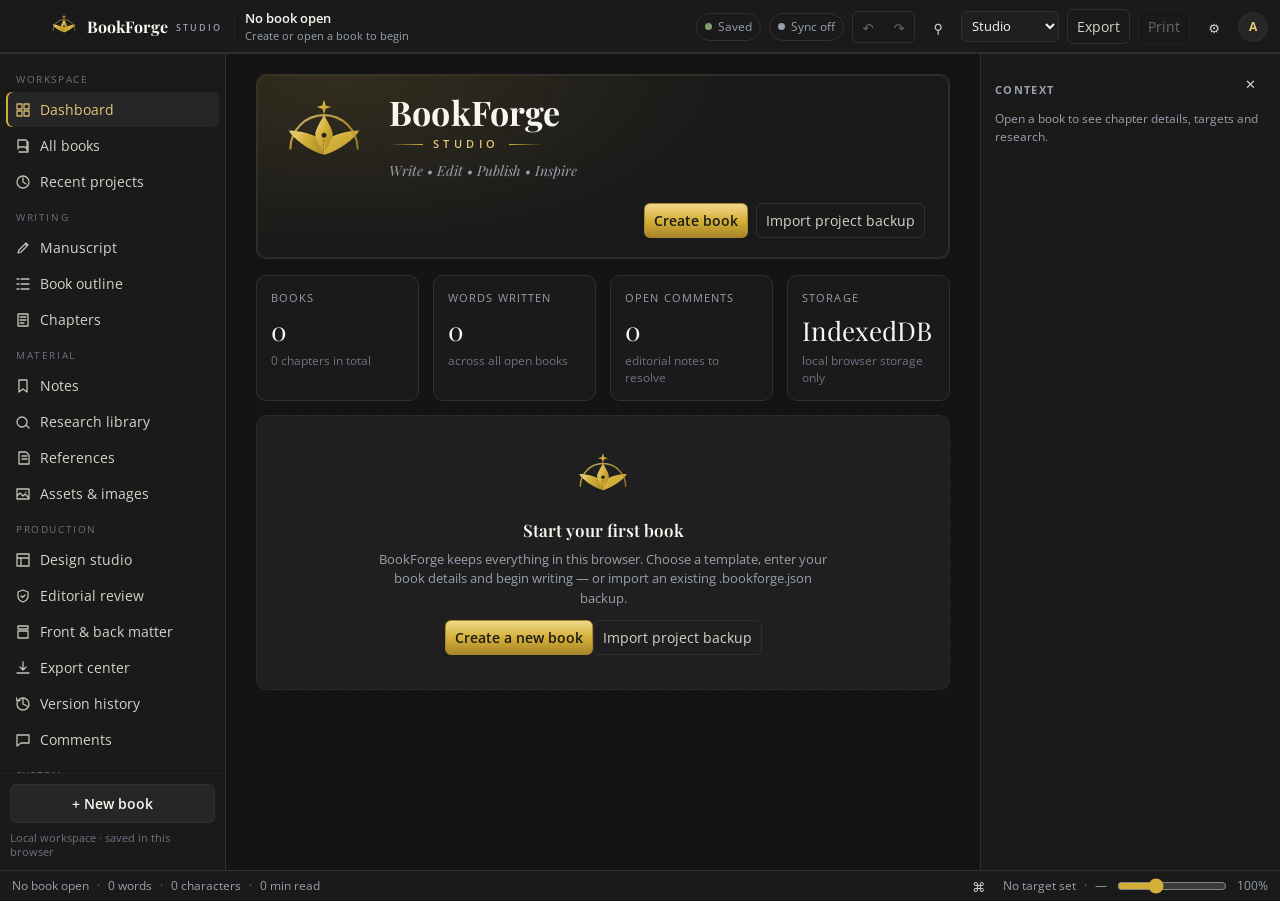
<file: index.html>
<!DOCTYPE html>
<html lang="en" data-theme="dark">
<head>
<meta charset="UTF-8">
<meta name="viewport" content="width=device-width, initial-scale=1, viewport-fit=cover">
<meta name="theme-color" content="#1a1a1a">
<meta name="apple-mobile-web-app-capable" content="yes">
<meta name="mobile-web-app-capable" content="yes">
<meta name="apple-mobile-web-app-status-bar-style" content="black-translucent">
<meta name="description" content="BookForge Studio — a local-first professional book writing and publishing workspace.">
<!-- @icon:start — generated by build-icon.mjs -->
<link rel="icon" type="image/svg+xml" href="[data-uri]">
<link rel="apple-touch-icon" href="[data-uri]">
<!-- @icon:end -->
<title>BookForge Studio</title>
<link rel="stylesheet" href="css/styles.css?v=20261124a">
<noscript>
  <div class="boot-error"><b>JavaScript is disabled.</b> BookForge Studio requires JavaScript. Enable it for this page and reload.</div>
</noscript>
</head>
<body>
<a class="skip-link" href="#view">Skip to manuscript</a>

<!-- Brand mark: open book, fountain-pen nib, star. Referenced by <use href="#bf-mark">. -->
<svg class="bf-sprite" width="0" height="0" aria-hidden="true" focusable="false">
  <defs>
    <linearGradient id="bf-gold" x1="0" y1="0" x2="1" y2="1">
      <stop offset="0" stop-color="#f0d98a"/>
      <stop offset=".45" stop-color="#d4af37"/>
      <stop offset="1" stop-color="#a8862a"/>
    </linearGradient>
  </defs>
  <symbol id="bf-mark" viewBox="0 0 64 64">
    <g fill="url(#bf-gold)">
      <path d="M32 3.5 L33.27 7.73 L37.5 9 L33.27 10.27 L32 14.5 L30.73 10.27 L26.5 9 L30.73 7.73 Z"/>
      <path d="M32 34 C24.5 29.5 14.5 26.5 5.5 26.5 C13 32.5 22.5 37 32 37.4 Z"/>
      <path d="M32 37.4 C22.5 33.4 13 29.3 5.9 27.2 C13.5 34.5 23 39.5 32 40.7 Z"/>
      <path d="M32 40.7 C23 37 13.5 31.8 6.6 28.2 C14.2 36.5 23.6 42 32 44.5 Z"/>
      <path d="M32 34 C39.5 29.5 49.5 26.5 58.5 26.5 C51 32.5 41.5 37 32 37.4 Z"/>
      <path d="M32 37.4 C41.5 33.4 51 29.3 58.1 27.2 C50.5 34.5 41 39.5 32 40.7 Z"/>
      <path d="M32 40.7 C41 37 50.5 31.8 57.4 28.2 C49.8 36.5 40.4 42 32 44.5 Z"/>
    </g>
    <path fill-rule="evenodd" fill="url(#bf-gold)"
          d="M32 15 C34.5 19 38.5 26 38.5 29 C38.5 33 34 39 32 44 C30 39 25.5 33 25.5 29 C25.5 26 29.5 19 32 15 Z
             M31.25 33.5 H32.75 V43 H31.25 Z
             M32 28.1 a1.9 1.9 0 1 0 0.01 0 Z"/>
    <path d="M7 40 A25 25 0 0 1 57 40" fill="none" stroke="url(#bf-gold)" stroke-width="1.6" stroke-linecap="round" opacity=".8"/>
  </symbol>
</svg>

<div id="app">
  <header class="topbar">
    <div class="topbar-left">
      <button class="icon-btn" id="btnSidebar" title="Toggle sidebar" aria-label="Toggle sidebar" aria-expanded="true">
        <span class="bars" aria-hidden="true"></span>
      </button>
      <div class="brand" aria-label="BookForge Studio">
        <svg class="brand-svg" aria-hidden="true"><use href="#bf-mark"/></svg>
        <span class="brand-word">BookForge <em>Studio</em></span>
      </div>
      <div class="book-id">
        <span class="book-id-title" id="topBookTitle">No book open</span>
        <span class="book-id-sub" id="topBookSub">Local-first workspace</span>
      </div>
    </div>

    <div class="topbar-right">
      <span class="save-status" id="saveStatus" role="status" aria-live="polite" data-state="saved">
        <span class="save-dot" aria-hidden="true"></span><span id="saveText">Saved</span>
      </span>

      <button class="save-status sync-status" id="syncStatus" type="button" title="Cloud sync is off — click to connect" aria-label="Cloud sync" data-state="off">
        <span class="sync-dot" aria-hidden="true"></span><span id="syncText">Sync off</span>
      </button>

      <div class="tool-cluster" role="group" aria-label="History">
        <button class="icon-btn" id="btnUndo" title="Undo (Ctrl+Z)" aria-label="Undo">&#8630;</button>
        <button class="icon-btn" id="btnRedo" title="Redo (Ctrl+Y)" aria-label="Redo">&#8631;</button>
      </div>

      <button class="icon-btn" id="btnSearch" title="Search manuscript (Ctrl+F)" aria-label="Search manuscript">&#9906;</button>

      <label class="sr-only" for="modeSelect">Writing mode</label>
      <select id="modeSelect" class="mode-select" title="Writing mode">
        <option value="studio">Studio</option>
        <option value="focus">Focus</option>
        <option value="typewriter">Typewriter</option>
        <option value="reading">Reading</option>
      </select>

      <div class="menu-wrap">
        <button class="btn ghost" id="btnExportMenu" aria-haspopup="menu" aria-expanded="false">Export</button>
        <div class="menu" id="exportMenu" role="menu" hidden>
          <button role="menuitem" data-export="docx">Word document (.docx)</button>
          <button role="menuitem" data-export="epub">EPUB 3 (.epub)</button>
          <button role="menuitem" data-export="pdf">PDF (print dialog)</button>
          <button role="menuitem" data-export="html">Web book (.html)</button>
          <button role="menuitem" data-export="md">Markdown (.md)</button>
          <button role="menuitem" data-export="txt">Plain text (.txt)</button>
          <button role="menuitem" data-export="json">Project backup (.json)</button>
          <hr>
          <button role="menuitem" data-export="preflight">Run preflight report</button>
        </div>
      </div>

      <button class="btn ghost" id="btnPrint" title="Print / Print to PDF">Print</button>
      <button class="icon-btn" id="btnSettings" title="Settings" aria-label="Settings">&#9881;</button>
      <button class="avatar-btn" id="btnProfile" title="Author profile" aria-label="Author profile"><span id="avatarLetter">A</span></button>
      <button class="icon-btn mobile-only" id="btnMobileMore" title="More" aria-label="More options" aria-haspopup="menu" aria-expanded="false">&#8943;</button>
    </div>
  </header>

  <div class="workspace" id="workspace">
    <div class="nav-backdrop" id="navBackdrop" hidden></div>
    <aside class="sidebar" id="sidebar" aria-label="Primary navigation">
      <nav id="nav" class="nav"></nav>
      <div class="sidebar-foot">
        <button class="new-book-btn" id="btnNewBookSide"><span aria-hidden="true">+</span> New book</button>
        <p class="local-note">Local workspace · saved in this browser</p>
      </div>
    </aside>

    <main id="main" class="main" tabindex="-1">
      <section id="view" aria-label="Workspace content"></section>
    </main>

    <aside class="context-panel" id="context" aria-label="Context panel"></aside>
  </div>

  <footer class="statusbar">
    <div class="status-left">
      <span id="stChapter">No chapter</span>
      <span class="sep" aria-hidden="true">·</span>
      <span id="stWords">0 words</span>
      <span class="sep" aria-hidden="true">·</span>
      <span id="stChars">0 characters</span>
      <span class="sep" aria-hidden="true">·</span>
      <span id="stRead">0 min read</span>
    </div>
    <div class="status-right">
      <span id="stTarget">Target 0 words</span>
      <span class="sep" aria-hidden="true">·</span>
      <span id="stPage">—</span>
      <label class="sr-only" for="zoomRange">Zoom</label>
      <input id="zoomRange" class="zoom" type="range" min="80" max="140" step="5" value="100" title="Zoom">
      <span id="stZoom">100%</span>
    </div>
  </footer>
</div>

<div id="toast" class="toast" role="status" aria-live="polite"></div>
<div id="overlay" class="overlay" hidden></div>
<div id="print-root" class="print-root" aria-hidden="true"></div>
<div id="measure" class="measure" aria-hidden="true"></div>

<script src="js/util.js?v=20261124a"></script>
<script src="js/zip.js?v=20261124a"></script>
<script src="js/model.js?v=20261124a"></script>
<script src="js/storage.js?v=20261124a"></script>
<script src="js/editor.js?v=20261124a"></script>
<script src="js/layout.js?v=20261124a"></script>
<script src="js/export.js?v=20261124a"></script>
<script src="js/image-editor.js?v=20261124a"></script>
<script src="js/text-tools.js?v=20261124a"></script>
<script src="js/sync.js?v=20261112a"></script>
<script src="js/mobile.js?v=20261113a"></script>
<script src="js/views.js?v=20261124a"></script>
<script src="js/app.js?v=20261124a"></script>
<script>
(function () {
  function showBootError(detail) {
    var box = document.getElementById("bfBootError");
    if (!box) {
      box = document.createElement("div");
      box.id = "bfBootError";
      box.className = "boot-error";
      document.body.appendChild(box);
    }
    box.innerHTML = "<b>BookForge Studio could not start.</b><br>" +
      "The interface loaded, but the application scripts did not initialise." +
      (detail ? "<br><code>" + String(detail).replace(/[<>&]/g, "") + "</code>" : "") +
      "<br>Hard-refresh this page with <kbd>Ctrl</kbd>+<kbd>Shift</kbd>+<kbd>R</kbd> (or reopen the file). " +
      "If it still fails, press <kbd>F12</kbd>, open Console and report the first red error.";
  }
  window.addEventListener("error", function (e) {
    if (window.BF && window.BF.app) return;
    var target = e.target;
    if (target && target.tagName === "SCRIPT") showBootError("Failed to load " + (target.src || "a script"));
    else if (e.message) showBootError(e.message);
  }, true);
  setTimeout(function () {
    if (!window.BF || !window.BF.app || !document.querySelector("#nav button")) {
      showBootError(window.BF ? "" : "The scripts did not run. A browser extension or security policy may be blocking local JavaScript.");
    }
  }, 5000);
})();
</script>
</body>
</html>
</file>
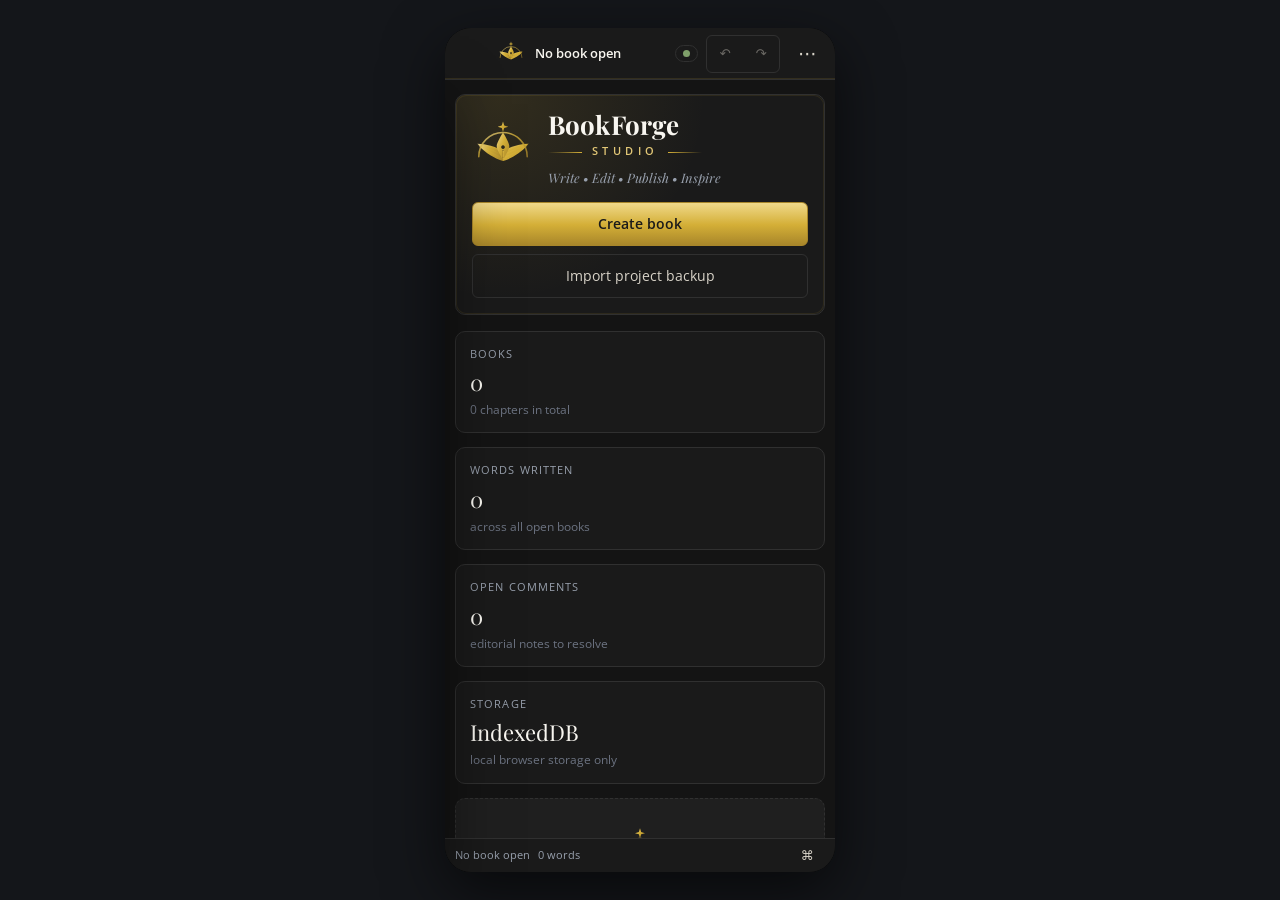
<file: tests/mobile-preview.html>
<!doctype html>
<html lang="en">
<head>
<meta charset="utf-8">
<title>BookForge phone preview harness</title>
<style>
  html, body { margin: 0; height: 100%; background: #14161a; }
  body { display: flex; align-items: center; justify-content: center; gap: 24px; }
  .device { position: relative; border-radius: 26px; overflow: hidden; box-shadow: 0 20px 60px rgba(0,0,0,.6); background: #000; }
  iframe { display: block; border: 0; background: #000; }
  .label { position: absolute; top: 8px; left: 12px; color: #fff; font: 11px ui-monospace, monospace; opacity: .55; pointer-events: none; }
</style>
</head>
<body>
<div class="device" id="device">
  <iframe id="phone" title="BookForge phone preview"></iframe>
</div>
<script>
  var q = new URLSearchParams(location.search);
  var w = Number(q.get("w")) || 390;
  var h = Number(q.get("h")) || 844;
  var frame = document.getElementById("phone");
  frame.style.width = w + "px";
  frame.style.height = h + "px";
  document.getElementById("device").style.width = w + "px";
  document.getElementById("device").style.height = h + "px";
  frame.src = "/index.html?preview=" + w;
</script>
</body>
</html>
</file>
<file: css/styles.css>
/* ==========================================================================
   BookForge Studio — interface stylesheet
   Local-first book writing workspace. No external dependencies.
   ========================================================================== */

/* @fonts:start — generated by build-fonts.mjs, do not edit by hand */
@font-face{font-family:"Open Sans";font-style:normal;font-weight:300 800;font-display:swap;src:url([data-uri]) format("woff2");unicode-range:U+0000-00FF, U+0131, U+0152-0153, U+02BB-02BC, U+02C6, U+02DA, U+02DC, U+0304, U+0308, U+0329, U+2000-206F, U+20AC, U+2122, U+2191, U+2193, U+2212, U+2215, U+FEFF, U+FFFD}
@font-face{font-family:"Playfair Display";font-style:italic;font-weight:400 900;font-display:swap;src:url([data-uri]) format("woff2");unicode-range:U+0000-00FF, U+0131, U+0152-0153, U+02BB-02BC, U+02C6, U+02DA, U+02DC, U+0304, U+0308, U+0329, U+2000-206F, U+20AC, U+2122, U+2191, U+2193, U+2212, U+2215, U+FEFF, U+FFFD}
@font-face{font-family:"Playfair Display";font-style:normal;font-weight:400 900;font-display:swap;src:url([data-uri]) format("woff2");unicode-range:U+0000-00FF, U+0131, U+0152-0153, U+02BB-02BC, U+02C6, U+02DA, U+02DC, U+0304, U+0308, U+0329, U+2000-206F, U+20AC, U+2122, U+2191, U+2193, U+2212, U+2215, U+FEFF, U+FFFD}
/* @fonts:end */

:root {
  /* Brand kit: Playfair Display headings, Open Sans text. */
  --font-ui: "Open Sans", "Segoe UI", system-ui, -apple-system, Roboto, Arial, sans-serif;
  --font-serif: "Playfair Display", "Iowan Old Style", "Palatino Linotype", Georgia, serif;
  --font-mono: "Cascadia Mono", Consolas, "SF Mono", Menlo, monospace;
  /* Brand colours, constant across themes. */
  --gold: #d4af37;
  --gold-light: #f0d98a;
  --gold-deep: #a8862a;
  --ivory: #f8f6f0;
  --charcoal: #1a1a1a;
  --slate: #6b7280;
  --gold-sheen: linear-gradient(145deg, var(--gold-light) 0%, var(--gold) 42%, var(--gold-deep) 100%);
  --radius: 6px;
  --radius-lg: 10px;
  --topbar-h: 54px;
  --status-h: 30px;
  --sidebar-w: 226px;
  --sidebar-w-collapsed: 60px;
  --context-w: 300px;
  --focus-ring: 0 0 0 2px var(--bg), 0 0 0 4px var(--accent);
}

:root[data-theme="dark"] {
  color-scheme: dark;
  --bg: #141414;
  --panel: #1a1a1a;
  --panel-2: #1f1f1f;
  --panel-3: #262626;
  --line: #303030;
  --line-soft: #232323;
  --text: #f8f6f0;
  --text-dim: #d8d3c8;
  --muted: #98a0ad;
  --muted-2: #6b7280;
  --accent: #d4af37;
  --accent-text: #e3c877;
  --accent-ink: #1a1a1a;
  --bronze: #a8862a;
  --good: #7fa06a;
  --warn: #d4af37;
  --bad: #c2705c;
  --canvas: #f8f6f0;
  --canvas-ink: #1a1a1a;
  --canvas-line: #ddd6c4;
  --selection: rgba(212, 175, 55, .26);
  --shadow: 0 10px 30px -18px rgba(0, 0, 0, .9);
}

:root[data-theme="light"] {
  color-scheme: light;
  --bg: #efece4;
  --panel: #f8f6f0;
  --panel-2: #fffdf8;
  --panel-3: #ece8de;
  --line: #d9d3c5;
  --line-soft: #e6e1d5;
  --text: #1a1a1a;
  --text-dim: #423e36;
  --muted: #5d6270;
  --muted-2: #6b7280;
  --accent: #c9a233;
  --accent-text: #7d6118;
  --accent-ink: #1a1a1a;
  --bronze: #a8862a;
  --good: #4f7a3f;
  --warn: #8a6a1a;
  --bad: #a4453a;
  --canvas: #fffdf8;
  --canvas-ink: #1a1a1a;
  --canvas-line: #e4dece;
  --selection: rgba(201, 162, 51, .22);
  --shadow: 0 10px 30px -20px rgba(60, 50, 20, .45);
}

* { box-sizing: border-box; }
[hidden] { display: none !important; }
html, body { height: 100%; }
body {
  margin: 0;
  background: var(--bg);
  color: var(--text);
  font: 14px/1.5 var(--font-ui);
  -webkit-font-smoothing: antialiased;
  overflow: hidden;
}
::selection { background: var(--selection); }
.sr-only {
  position: absolute; width: 1px; height: 1px; padding: 0; margin: -1px;
  overflow: hidden; clip: rect(0 0 0 0); white-space: nowrap; border: 0;
}
.skip-link {
  position: absolute; left: 8px; top: -40px; z-index: 100;
  background: var(--accent); color: var(--accent-ink);
  padding: 8px 12px; border-radius: var(--radius); text-decoration: none; font-weight: 600;
}
.skip-link:focus { top: 8px; }

:focus-visible { outline: none; box-shadow: var(--focus-ring); border-radius: 4px; }
button:focus-visible, a:focus-visible, input:focus-visible, select:focus-visible, textarea:focus-visible, [tabindex]:focus-visible {
  outline: none; box-shadow: var(--focus-ring);
}

/* ------------------------------------------------------------------ shell */
#app {
  height: 100%;
  display: grid;
  grid-template-rows: var(--topbar-h) 1fr var(--status-h);
}

.topbar {
  display: flex; align-items: center; justify-content: space-between; gap: 12px;
  padding: 0 12px; background: var(--panel); border-bottom: 1px solid var(--line);
  box-shadow: inset 0 -1px 0 color-mix(in srgb, var(--gold) 13%, transparent);
  min-width: 0;
}
.topbar-left, .topbar-right { display: flex; align-items: center; gap: 8px; min-width: 0; }
.topbar-left { flex: 1 1 auto; }
.topbar-right { flex: 0 0 auto; }

.brand { display: flex; align-items: center; gap: 9px; padding-right: 12px; border-right: 1px solid var(--line-soft); }
.brand-svg { width: 28px; height: 28px; display: block; flex: 0 0 auto; }
.brand-word {
  font-family: var(--font-serif); font-size: 16px; font-weight: 700; letter-spacing: .005em;
  white-space: nowrap; color: var(--text);
}
.brand-word em {
  font-style: normal; font-family: var(--font-ui); text-transform: uppercase;
  color: var(--muted); font-weight: 600; letter-spacing: .22em; font-size: 9px;
  margin-left: 4px; vertical-align: 2px;
}
.bf-sprite { position: absolute; width: 0; height: 0; overflow: hidden; }

.book-id { display: flex; flex-direction: column; min-width: 0; padding-left: 2px; }
.book-id-title { font-size: 13px; font-weight: 600; white-space: nowrap; overflow: hidden; text-overflow: ellipsis; max-width: 34vw; }
.book-id-sub { font-size: 11px; color: var(--muted); white-space: nowrap; overflow: hidden; text-overflow: ellipsis; max-width: 34vw; }

.icon-btn, .btn, .avatar-btn, .new-book-btn {
  font: inherit; cursor: pointer; color: var(--text);
  background: transparent; border: 1px solid transparent; border-radius: var(--radius);
  padding: 6px 9px;
}
.icon-btn { min-width: 30px; height: 30px; display: inline-grid; place-items: center; font-size: 13px; color: var(--text-dim); }
.icon-btn:hover, .btn:hover, .avatar-btn:hover { background: var(--panel-3); color: var(--text); }
.btn.ghost { border-color: var(--line); color: var(--text-dim); }
.btn.primary {
  background: linear-gradient(180deg, var(--gold-light) 0%, var(--accent) 52%, var(--gold-deep) 100%);
  color: var(--accent-ink); border-color: var(--gold-deep); font-weight: 600;
}
.btn.primary:hover { filter: brightness(1.05); }
.btn.danger { border-color: var(--bad); color: var(--bad); }
.btn.danger:hover { background: color-mix(in srgb, var(--bad) 14%, transparent); }
.btn:disabled, .icon-btn:disabled { opacity: .42; cursor: not-allowed; }
.btn.sm { padding: 4px 8px; font-size: 12px; }

.avatar-btn {
  width: 30px; height: 30px; padding: 0; border-radius: 50%;
  background: var(--panel-3); border: 1px solid var(--line);
  display: grid; place-items: center; font-size: 12px; font-weight: 700; color: var(--accent-text);
}

.tool-cluster { display: flex; border: 1px solid var(--line); border-radius: var(--radius); overflow: hidden; }
.tool-cluster .icon-btn { border-radius: 0; }

.mode-select, select, input[type="text"], input[type="number"], input[type="date"], input[type="url"], input[type="search"], textarea {
  font: inherit; color: var(--text); background: var(--panel-2);
  border: 1px solid var(--line); border-radius: var(--radius); padding: 6px 8px;
}
.mode-select { padding: 5px 6px; font-size: 12.5px; }
input::placeholder, textarea::placeholder { color: var(--muted-2); }
input[type="color"] { padding: 2px; width: 34px; height: 30px; background: var(--panel-2); border: 1px solid var(--line); border-radius: var(--radius); }
input[type="range"] { accent-color: var(--accent); }

.menu-wrap { position: relative; }
.menu {
  position: absolute; right: 0; top: calc(100% + 6px); z-index: 40;
  min-width: 232px; padding: 6px; background: var(--panel-2);
  border: 1px solid var(--line); border-radius: var(--radius-lg); box-shadow: var(--shadow);
}
.menu button {
  display: block; width: 100%; text-align: left; font: inherit; color: var(--text);
  background: none; border: 0; border-radius: var(--radius); padding: 8px 10px; cursor: pointer;
}
.menu button:hover { background: var(--panel-3); }
.menu hr { border: 0; border-top: 1px solid var(--line-soft); margin: 5px 2px; }

.save-status { display: inline-flex; align-items: center; gap: 6px; font-size: 12px; color: var(--muted); padding: 4px 8px; border: 1px solid var(--line); border-radius: 999px; }
.save-dot { width: 7px; height: 7px; border-radius: 50%; background: var(--muted); }
.save-status[data-state="saved"] .save-dot { background: var(--good); }
.save-status[data-state="dirty"] .save-dot { background: var(--warn); }
.save-status[data-state="saving"] .save-dot { background: var(--accent); animation: pulse 1.1s ease-in-out infinite; }
.save-status[data-state="error"] .save-dot { background: var(--bad); }
.save-status[data-state="error"] { color: var(--bad); border-color: var(--bad); }
@keyframes pulse { 50% { opacity: .35; } }
@media (prefers-reduced-motion: reduce) { * { animation: none !important; transition: none !important; } }

/* ------------------------------------------------------------- cloud sync */
.sync-status { font: inherit; font-size: 12px; background: none; cursor: pointer; }
.sync-status:hover { border-color: var(--accent); color: var(--text); }
.sync-dot { width: 7px; height: 7px; border-radius: 50%; background: var(--muted); }
.sync-status[data-state="on"] .sync-dot { background: var(--good); }
.sync-status[data-state="syncing"] .sync-dot { background: var(--accent); animation: pulse 1.1s ease-in-out infinite; }
.sync-status[data-state="error"] .sync-dot { background: var(--bad); }
.sync-status[data-state="error"] { color: var(--bad); border-color: var(--bad); }
.sync-body .sync-state { display: flex; align-items: center; gap: 8px; margin-bottom: 8px; font-size: 13px; }
.sync-state-dot { width: 9px; height: 9px; border-radius: 50%; background: var(--muted); }
.sync-state-dot[data-state="on"] { background: var(--good); }
.sync-state-dot[data-state="error"] { background: var(--bad); }
.sync-actions { display: flex; flex-wrap: wrap; gap: 8px; margin: 12px 0 6px; }
.sync-body .field input { font-family: var(--mono, ui-monospace, monospace); font-size: 12px; }
@media (max-width: 720px) { .sync-status { display: none; } }

/* ------------------------------------------------------------- workspace */
.workspace {
  display: grid; grid-template-columns: var(--sidebar-w) minmax(0, 1fr) var(--context-w);
  min-height: 0; background: var(--bg);
}
.workspace.sidebar-collapsed { grid-template-columns: var(--sidebar-w-collapsed) minmax(0, 1fr) var(--context-w); }
.workspace.context-hidden { grid-template-columns: var(--sidebar-w) minmax(0, 1fr) 0; }
.workspace.sidebar-collapsed.context-hidden { grid-template-columns: var(--sidebar-w-collapsed) minmax(0, 1fr) 0; }

.sidebar {
  background: var(--panel); border-right: 1px solid var(--line);
  display: flex; flex-direction: column; min-height: 0; overflow: hidden;
}
.nav { flex: 1; overflow-y: auto; padding: 8px 6px; display: flex; flex-direction: column; gap: 1px; }
.nav-group { padding: 10px 10px 4px; font-size: 10px; letter-spacing: .16em; text-transform: uppercase; color: var(--muted-2); }
.nav button {
  display: flex; align-items: center; gap: 9px; width: 100%; text-align: left;
  font: inherit; color: var(--text-dim); background: none; border: 0; border-radius: var(--radius);
  padding: 7px 9px; cursor: pointer; white-space: nowrap;
}
.nav button:hover { background: var(--panel-3); color: var(--text); }
.nav button[aria-current="page"] { background: var(--panel-3); color: var(--accent-text); box-shadow: inset 2px 0 0 var(--accent); }
.nav .nav-ico { width: 16px; text-align: center; flex: 0 0 16px; opacity: .9; }
.nav .nav-count { margin-left: auto; font-size: 11px; color: var(--muted-2); }
.sidebar-collapsed .nav button span:not(.nav-ico), .sidebar-collapsed .nav-group, .sidebar-collapsed .sidebar-foot .local-note { display: none; }
.sidebar-collapsed .nav button { justify-content: center; padding: 8px 6px; }
.sidebar-foot { border-top: 1px solid var(--line-soft); padding: 10px; display: flex; flex-direction: column; gap: 8px; }
.new-book-btn {
  background: var(--panel-3); border: 1px solid var(--line); color: var(--text);
  padding: 8px 10px; font-weight: 600; text-align: center;
}
.new-book-btn:hover { border-color: var(--accent); color: var(--accent-text); }
.local-note { margin: 0; font-size: 10.5px; color: var(--muted-2); line-height: 1.4; }

.main { min-width: 0; overflow-y: auto; overflow-x: hidden; outline: none; position: relative; }
#view { padding: 20px clamp(14px, 2.4vw, 30px) 40px; max-width: 1180px; margin: 0 auto; }
#view.wide { max-width: none; }

.context-panel {
  background: var(--panel); border-left: 1px solid var(--line);
  overflow-y: auto; min-height: 0; padding: 14px;
}
.context-hidden .context-panel { display: none; }

.statusbar {
  display: flex; align-items: center; justify-content: space-between; gap: 12px;
  background: var(--panel); border-top: 1px solid var(--line);
  padding: 0 12px; font-size: 11.5px; color: var(--muted);
}
.status-left, .status-right { display: flex; align-items: center; gap: 8px; min-width: 0; }
.statusbar .sep { color: var(--muted-2); }
.zoom { width: 110px; }
body.pages-mode #zoomRange,
body.pages-mode #stZoom,
body.pages-mode label[for="zoomRange"] { display: none; }

/* --------------------------------------------------------------- headings */
.view-head { display: flex; align-items: flex-end; justify-content: space-between; gap: 16px; margin-bottom: 16px; flex-wrap: wrap; }
.view-head h1 { font-family: var(--font-serif); font-size: 24px; font-weight: 600; margin: 0 0 2px; letter-spacing: .01em; }
.view-head p { margin: 0; color: var(--muted); font-size: 12.5px; }
.view-actions { display: flex; gap: 8px; flex-wrap: wrap; }
.panel-block { background: var(--panel); border: 1px solid var(--line); border-radius: var(--radius-lg); padding: 16px; }
.panel-block + .panel-block { margin-top: 14px; }
.panel-title { font-size: 12px; letter-spacing: .12em; text-transform: uppercase; color: var(--muted); margin: 0 0 10px; }
.muted { color: var(--muted); }
.small { font-size: 12px; }
.grid { display: grid; gap: 14px; }
.grid.cols-2 { grid-template-columns: repeat(2, minmax(0, 1fr)); }
.grid.cols-3 { grid-template-columns: repeat(3, minmax(0, 1fr)); }
.grid.cols-4 { grid-template-columns: repeat(4, minmax(0, 1fr)); }
@media (max-width: 1080px) { .grid.cols-4 { grid-template-columns: repeat(2, minmax(0, 1fr)); } }
@media (max-width: 860px) { .grid.cols-3, .grid.cols-2 { grid-template-columns: 1fr; } }

.stat { background: var(--panel); border: 1px solid var(--line); border-radius: var(--radius-lg); padding: 14px; }
.stat .k { font-size: 11px; text-transform: uppercase; letter-spacing: .1em; color: var(--muted); }
.stat .v { font-family: var(--font-serif); font-size: 26px; margin-top: 4px; }
.stat .s { font-size: 11.5px; color: var(--muted-2); margin-top: 2px; }

/* ------------------------------------------------------------ brand hero */
.brand-hero {
  position: relative; overflow: hidden;
  display: flex; align-items: center; gap: 22px; flex-wrap: wrap;
  padding: 20px 24px; margin-bottom: 16px;
  background:
    radial-gradient(90% 150% at 12% 0%, color-mix(in srgb, var(--gold) 13%, transparent), transparent 62%),
    var(--panel);
  border: 1px solid var(--line); border-radius: var(--radius-lg);
}
.brand-hero::after {
  content: ""; position: absolute; inset: 0; pointer-events: none; border-radius: inherit;
  box-shadow: inset 0 0 0 1px color-mix(in srgb, var(--gold) 10%, transparent);
}
.brand-hero-mark { width: 86px; height: 86px; flex: 0 0 auto; }
.brand-hero-copy { flex: 1 1 240px; min-width: 0; }
.brand-hero-word {
  font-family: var(--font-serif); font-size: clamp(26px, 3.4vw, 34px); font-weight: 700;
  line-height: 1.05; letter-spacing: .005em; color: var(--text); margin: 0;
}
.brand-hero-studio {
  display: flex; align-items: center; gap: 10px;
  margin: 6px 0 8px; font-size: 10.5px; font-weight: 600;
  letter-spacing: .42em; text-transform: uppercase; color: var(--accent-text);
}
.brand-hero-studio::before, .brand-hero-studio::after {
  content: ""; height: 1px; flex: 0 0 34px;
  background: linear-gradient(90deg, transparent, var(--accent));
}
.brand-hero-studio::after { background: linear-gradient(270deg, transparent, var(--accent)); }
.brand-hero-tag {
  margin: 0; font-family: var(--font-serif); font-style: italic;
  font-size: 14px; color: var(--muted);
}
.brand-hero-actions { display: flex; gap: 8px; flex-wrap: wrap; align-items: center; margin-left: auto; }

.bar { height: 6px; background: var(--panel-3); border-radius: 99px; overflow: hidden; margin-top: 8px; }
.bar > i { display: block; height: 100%; background: linear-gradient(90deg, var(--bronze), var(--accent)); }

.table { width: 100%; border-collapse: collapse; font-size: 13px; }
.table th { text-align: left; font-size: 11px; text-transform: uppercase; letter-spacing: .1em; color: var(--muted); font-weight: 600; padding: 8px 10px; border-bottom: 1px solid var(--line); }
.table td { padding: 9px 10px; border-bottom: 1px solid var(--line-soft); vertical-align: top; }
.table tr:hover td { background: var(--panel-2); }
.table .actions { display: flex; gap: 6px; flex-wrap: wrap; }

.badge { display: inline-block; font-size: 11px; padding: 2px 8px; border-radius: 999px; border: 1px solid var(--line); color: var(--muted); }
.badge.ok { color: var(--good); border-color: color-mix(in srgb, var(--good) 45%, transparent); }
.badge.warn { color: var(--warn); border-color: color-mix(in srgb, var(--warn) 45%, transparent); }
.badge.bad { color: var(--bad); border-color: color-mix(in srgb, var(--bad) 45%, transparent); }
.badge.gold { color: var(--accent-text); border-color: color-mix(in srgb, var(--accent) 45%, transparent); }

.empty {
  border: 1px dashed var(--line); border-radius: var(--radius-lg); padding: 34px 20px;
  text-align: center; color: var(--muted); background: var(--panel-2);
}
.empty h3 { margin: 0 0 6px; color: var(--text); font-family: var(--font-serif); font-weight: 600; font-size: 17px; }
.empty p { margin: 0 auto 12px; max-width: 460px; font-size: 13px; }
.empty-mark { width: 58px; height: 58px; display: block; margin: 0 auto 10px; }

.toolbar { display: flex; gap: 8px; flex-wrap: wrap; align-items: center; margin-bottom: 12px; }
.spacer { flex: 1; }

/* ---------------------------------------------------------------- editor */
.editor-shell { display: grid; gap: 0; }
.editor-toolbar {
  display: flex; flex-wrap: wrap; gap: 3px; align-items: center;
  padding: 7px 8px; background: var(--panel); border: 1px solid var(--line);
  border-bottom: 0; border-radius: var(--radius-lg) var(--radius-lg) 0 0;
  position: sticky; top: 0; z-index: 12;
}
.editor-toolbar .group { display: flex; gap: 2px; padding: 0 5px; border-right: 1px solid var(--line-soft); }
.editor-toolbar .group:last-child { border-right: 0; }
.editor-toolbar button {
  font: inherit; font-size: 12.5px; min-width: 28px; height: 28px; padding: 0 7px;
  background: none; border: 1px solid transparent; border-radius: 4px; color: var(--text-dim); cursor: pointer;
}
.editor-toolbar button:hover { background: var(--panel-3); color: var(--text); }
.editor-toolbar button[aria-pressed="true"] { color: var(--accent-text); border-color: var(--line); background: var(--panel-3); }
.editor-toolbar select { font-size: 12px; padding: 4px 5px; height: 28px; }

.canvas-wrap {
  background: var(--panel-2); border: 1px solid var(--line);
  border-radius: 0 0 var(--radius-lg) var(--radius-lg); padding: 22px clamp(8px, 3vw, 30px) 60px;
  min-height: 60vh;
}

/* ------------------------------------------------------- draft / pages bar */
.manuscript-bar {
  display: flex; align-items: center; gap: 10px; flex-wrap: wrap;
  padding: 7px 9px; margin-bottom: 8px;
  background: var(--panel); border: 1px solid var(--line); border-radius: var(--radius-lg);
}
.manuscript-bar .bar-meta { font-size: 12px; color: var(--muted); min-width: 0; }
.manuscript-bar .bar-actions { display: flex; align-items: center; gap: 6px; flex-wrap: wrap; margin-left: auto; }
.draft-page-indicator {
  display: inline-flex; align-items: center; gap: 3px; white-space: nowrap;
  padding: 3px 9px; border: 1px solid var(--line); border-radius: 999px;
  background: var(--panel-3); color: var(--muted);
  font-size: 11.5px; font-variant-numeric: tabular-nums;
}
.draft-page-indicator b { color: var(--text); font-weight: 600; }

.sidebar-page-indicator {
  display: none;
  flex-direction: column; align-items: center; gap: 7px;
  margin-top: 10px; padding: 10px 8px 8px; border: 1px solid var(--line);
  border-radius: var(--radius); background: var(--panel-3);
}
body.manuscript-draft .sidebar-page-indicator,
body.manuscript-pages .sidebar-page-indicator { display: flex; }
.sidebar-collapsed .sidebar-page-indicator { display: none; }
.sidebar-page-track {
  position: relative; width: 10px; height: 118px; border-radius: 999px;
  background: var(--bg); border: 1px solid var(--line); overflow: hidden;
}
.sidebar-page-fill {
  position: absolute; left: 0; right: 0; bottom: 0; height: 6%;
  background: var(--accent); border-radius: 999px;
  transition: height .18s ease;
}
.sidebar-page-label {
  display: flex; align-items: baseline; gap: 2px; white-space: nowrap;
  font-size: 10.5px; color: var(--muted); font-variant-numeric: tabular-nums;
}
.sidebar-page-label b { color: var(--text); font-weight: 600; font-size: 11.5px; }
.manuscript-bar.is-pages {
  position: sticky; top: 0; z-index: 14;
  box-shadow: 0 8px 22px rgba(0,0,0,.24);
}
.seg {
  display: inline-flex; align-items: center; padding: 2px;
  background: var(--panel-3); border: 1px solid var(--line); border-radius: 999px;
}
.seg button {
  font: inherit; font-size: 12px; font-weight: 500; padding: 5px 12px;
  border: 0; border-radius: 999px; background: transparent; color: var(--muted); cursor: pointer;
}
.seg button:hover { color: var(--text); }
.seg button[aria-pressed="true"] { background: var(--accent); color: var(--accent-ink); font-weight: 600; }
.seg button[aria-pressed="true"]:hover { color: var(--accent-ink); }
@media (max-width: 720px) {
  .manuscript-bar .bar-meta { order: 3; flex-basis: 100%; }
  .manuscript-bar .bar-actions { order: 2; }
}

.canvas-wrap.is-pages {
  background: var(--bg); border: 0; border-radius: 0;
  padding: 18px clamp(4px, 1.5vw, 16px) 70px; overflow-x: auto;
}
.page-view { display: flex; flex-direction: column; align-items: center; gap: 24px; min-height: 40vh; }
.page-loading { color: var(--muted); font-size: 13px; padding: 50px 20px; }
.page-card { display: flex; flex-direction: column; align-items: center; gap: 7px; max-width: 100%; }
.page-card-head {
  display: flex; align-items: center; justify-content: space-between; gap: 10px; flex-wrap: wrap;
  min-height: 26px; max-width: 100%; color: var(--muted); font-size: 11.5px;
}
.page-card-meta { display: flex; align-items: center; gap: 8px; min-width: 0; }
.page-card-num {
  font-variant-numeric: tabular-nums; letter-spacing: .07em; text-transform: uppercase;
  font-size: 10.5px; color: var(--muted-2); white-space: nowrap;
}
.page-card-title { overflow: hidden; text-overflow: ellipsis; white-space: nowrap; color: var(--text-dim); }
.page-card-badge {
  border: 1px solid color-mix(in srgb, var(--accent) 45%, transparent);
  color: var(--accent-text); border-radius: 999px; padding: 1px 7px; font-size: 10px; white-space: nowrap;
}
.page-card-words { white-space: nowrap; font-variant-numeric: tabular-nums; }
.page-card-actions { display: flex; align-items: center; gap: 8px; flex-shrink: 0; }
.page-card.is-current .page-card-head { color: var(--accent-text); }
.page-card.is-current .page-card-num { color: var(--accent-text); }
.page-card.is-current .page-card-title { color: var(--text); }
.page-card.is-current .print-page { box-shadow: 0 0 0 1px var(--accent), 0 20px 46px rgba(0,0,0,.42); }
.page-stage { position: relative; max-width: 100%; flex-shrink: 0; }
.page-stage .print-page { position: absolute; top: 0; left: 0; margin: 0; box-shadow: 0 16px 38px rgba(0,0,0,.36); }

/* Screen rendering of paginated sheets (design preview and Pages view). */
.page-preview .print-page, .page-view .print-page {
  position: relative; background: #fff; color: #16181c; overflow: hidden;
  border: 1px solid rgba(0,0,0,.08); border-radius: 2px;
}
.page-preview .print-page .pg-body, .page-view .print-page .pg-body { position: absolute; overflow: hidden; }
.page-preview .print-page .pg-header, .page-preview .print-page .pg-footer,
.page-view .print-page .pg-header, .page-view .print-page .pg-footer {
  position: absolute; left: 0; right: 0; font-size: 9.5pt; color: #5a5f66; font-family: "Times New Roman", serif;
}
.page-preview .print-page .pg-header, .page-view .print-page .pg-header { top: 0; }
.page-preview .print-page .pg-footer, .page-view .print-page .pg-footer { bottom: 0; }
.page-preview .print-page .pg-header .inner, .page-preview .print-page .pg-footer .inner,
.page-view .print-page .pg-header .inner, .page-view .print-page .pg-footer .inner { padding: 0 2mm; display: flex; justify-content: space-between; }
.page-preview .print-page .pg-footer .pg-num, .page-view .print-page .pg-footer .pg-num { flex: 1; text-align: center; }
.page-preview .matter-page, .page-view .matter-page { text-align: center; padding-top: 28%; }
.page-preview h1, .page-preview h2, .page-preview h3,
.page-view h1, .page-view h2, .page-view h3 { font-family: Georgia, serif; }
.page-preview .print-page.chapter-open .pg-body, .page-view .print-page.chapter-open .pg-body { padding-top: 18%; }
.page-preview .print-page.chapter-open h1, .page-view .print-page.chapter-open h1 {
  font-size: 22pt; text-align: center; margin-bottom: 22pt;
}
.page-sheet {
  width: var(--column-width, 760px); max-width: 100%; margin: 0 auto;
  background: var(--canvas); color: var(--canvas-ink);
  border: 1px solid var(--canvas-line); border-radius: 4px;
  box-shadow: var(--shadow); padding: clamp(20px, 4vw, 56px) clamp(20px, 5vw, 72px);
  font-family: var(--manuscript-font, Georgia, serif);
  font-size: var(--manuscript-size, 17px);
  line-height: var(--manuscript-leading, 1.75);
  position: relative;
}
.chapter-heading { font-family: var(--manuscript-font, Georgia, serif); }
.chapter-kicker { font-family: var(--font-ui); font-size: 11px; letter-spacing: .2em; text-transform: uppercase; color: #8a7f68; margin-bottom: 6px; }

.manuscript { outline: none; min-height: 40vh; }
.manuscript:focus, .manuscript:focus-visible { outline: none; box-shadow: none; }
.manuscript p { margin: 0 0 var(--para-space, .9em); }
.manuscript h1 { font-size: 1.75em; line-height: 1.25; margin: 1.4em 0 .6em; font-weight: 600; }
.manuscript h2 { font-size: 1.4em; line-height: 1.3; margin: 1.3em 0 .5em; font-weight: 600; }
.manuscript h3 { font-size: 1.17em; margin: 1.2em 0 .45em; font-weight: 600; }
.manuscript h1:first-child, .manuscript h2:first-child, .manuscript h3:first-child { margin-top: 0; }
.manuscript blockquote { margin: 1em 2em; padding: .3em 0 .3em 1.1em; border-left: 3px solid var(--canvas-line); font-style: italic; }
.manuscript ul, .manuscript ol { margin: 0 0 1em 1.4em; padding: 0; }
.manuscript li { margin-bottom: .3em; }
.manuscript a { color: #7a5b1e; text-decoration: underline; text-underline-offset: 2px; }
.manuscript img { max-width: 100%; height: auto; border-radius: 2px; }
.manuscript figure { margin: 1.2em 0; text-align: center; }
.manuscript figcaption, .manuscript .caption { font-size: .82em; color: #6f6654; font-family: var(--font-ui); margin-top: .5em; }
.manuscript table { width: 100%; border-collapse: collapse; margin: 1em 0; font-size: .92em; }
.manuscript th, .manuscript td { border: 1px solid var(--canvas-line); padding: 7px 9px; text-align: left; }
.manuscript th { background: rgba(0,0,0,.04); font-weight: 600; }
.manuscript hr { border: 0; border-top: 1px solid var(--canvas-line); margin: 1.6em auto; width: 40%; }
.manuscript .page-break { border: 0; border-top: 2px dashed var(--canvas-line); margin: 2em 0; position: relative; }
.manuscript .page-break::after {
  content: "page break"; position: absolute; right: 0; top: -10px; font-family: var(--font-ui);
  font-size: 10px; letter-spacing: .14em; text-transform: uppercase; color: #a2957c; background: var(--canvas); padding: 0 6px;
}
.manuscript .section-break { border: 0; text-align: center; margin: 2em 0; color: #a2957c; }
.manuscript .section-break::after { content: "❖"; }
.manuscript sup.fn { color: #8a6a2f; font-weight: 600; cursor: help; }
.manuscript .citation { color: #5c5344; background: rgba(138,106,47,.08); padding: 0 3px; border-radius: 2px; }
.manuscript .endnote-block { margin-top: 2.2em; border-top: 1px solid var(--canvas-line); padding-top: 1em; font-size: .85em; color: #5c5344; }
.manuscript .endnote-block li { margin-bottom: .35em; }
.manuscript mark.bf-find { background: rgba(201,169,106,.55); }
.manuscript .editor-note { font-family: var(--font-ui); font-size: .8em; background: rgba(138,106,47,.1); border-left: 2px solid var(--accent); padding: 4px 8px; color: #6b6150; }

/* ------------------------------------------------------- reading mode */
body[data-mode="reading"] .editor-toolbar,
body[data-mode="reading"] .sidebar,
body[data-mode="reading"] .context-panel { display: none; }
body[data-mode="reading"] .workspace { grid-template-columns: minmax(0, 1fr) 0 0; }
body[data-mode="reading"] .canvas-wrap { background: var(--bg); border: 0; }
body[data-mode="reading"] .page-sheet { background: transparent; border: 0; box-shadow: none; color: var(--text); }
body[data-mode="reading"] .manuscript .page-break { visibility: hidden; }
body[data-mode="reading"] .manuscript p { text-align: justify; }

body[data-mode="focus"] .sidebar, body[data-mode="focus"] .context-panel { display: none; }
body[data-mode="focus"] .workspace, body[data-mode="focus"] .workspace.sidebar-collapsed { grid-template-columns: 0 minmax(0, 1fr) 0; }
body[data-mode="focus"] .canvas-wrap { background: var(--bg); border: 0; }
body[data-mode="focus"] .editor-toolbar { opacity: .25; transition: opacity .2s ease; }
body[data-mode="focus"] .editor-toolbar:hover, body[data-mode="focus"] .editor-toolbar:focus-within { opacity: 1; }

body.typewriter-scroll .canvas-wrap { scroll-behavior: auto; }

/* --------------------------------------------------------- dialogs etc. */
.overlay {
  position: fixed; inset: 0; z-index: 60; background: rgba(6, 7, 9, .68);
  display: grid; place-items: center; padding: 20px;
}
.dialog {
  background: var(--panel-2); border: 1px solid var(--line); border-radius: var(--radius-lg);
  box-shadow: var(--shadow); width: min(720px, 96vw); max-height: 92vh; display: flex; flex-direction: column;
}
.dialog.wide { width: min(980px, 96vw); }
.dialog.narrow { width: min(460px, 96vw); }
.dialog-head { display: flex; align-items: center; justify-content: space-between; gap: 10px; padding: 14px 16px; border-bottom: 1px solid var(--line-soft); }
.dialog-head h2 { margin: 0; font-family: var(--font-serif); font-size: 17px; font-weight: 600; }
.dialog-body { padding: 16px; overflow-y: auto; }
.dialog-foot { padding: 12px 16px; border-top: 1px solid var(--line-soft); display: flex; justify-content: flex-end; gap: 8px; flex-wrap: wrap; }
.field { margin-bottom: 12px; }
.field label { display: block; font-size: 11px; letter-spacing: .1em; text-transform: uppercase; color: var(--muted); margin-bottom: 5px; font-weight: 600; }
.field input, .field select, .field textarea { width: 100%; }
.field .help { font-size: 11.5px; color: var(--muted-2); margin-top: 4px; }
.field-row { display: grid; grid-template-columns: 1fr 1fr; gap: 12px; }
.field-row-3 { display: grid; grid-template-columns: 1fr 1fr 1fr; gap: 12px; }
@media (max-width: 620px) { .field-row, .field-row-3 { grid-template-columns: 1fr; } }
.check { display: flex; align-items: center; gap: 8px; font-size: 13px; text-transform: none; letter-spacing: 0; color: var(--text-dim); font-weight: 400; }
.check input { width: auto; }

.wizard-steps { display: flex; gap: 6px; margin-bottom: 14px; }
.wizard-steps span { flex: 1; text-align: center; font-size: 11px; letter-spacing: .08em; text-transform: uppercase; padding: 6px 4px; border-radius: var(--radius); background: var(--panel-3); color: var(--muted); }
.wizard-steps span[data-active="true"] { background: var(--accent); color: var(--accent-ink); font-weight: 700; }

.template-grid { display: grid; grid-template-columns: repeat(auto-fill, minmax(190px, 1fr)); gap: 10px; }
.template-card {
  text-align: left; font: inherit; color: var(--text); cursor: pointer;
  background: var(--panel); border: 1px solid var(--line); border-radius: var(--radius-lg); padding: 12px;
}
.template-card:hover { border-color: var(--accent); }
.template-card[aria-pressed="true"] { border-color: var(--accent); box-shadow: inset 0 0 0 1px var(--accent); }
.template-card b { display: block; font-family: var(--font-serif); font-size: 14px; font-weight: 600; margin-bottom: 3px; }
.template-card small { color: var(--muted); font-size: 11.5px; line-height: 1.4; display: block; }

.toast {
  position: fixed; left: 50%; bottom: 48px; transform: translateX(-50%) translateY(10px);
  background: var(--panel-3); border: 1px solid var(--line); color: var(--text);
  padding: 9px 14px; border-radius: 999px; font-size: 12.5px; box-shadow: var(--shadow);
  opacity: 0; pointer-events: none; transition: opacity .18s ease, transform .18s ease; z-index: 90; max-width: 80vw;
}
.toast.show { opacity: 1; transform: translateX(-50%) translateY(0); }
.toast[data-kind="error"] { border-color: var(--bad); color: var(--bad); }

/* --------------------------------------------------------------- outline */
.outline-tree { user-select: none; }
.outline-row {
  display: flex; align-items: center; gap: 8px; padding: 5px 8px; border-radius: var(--radius);
  border: 1px solid transparent; cursor: default;
}
.outline-row:hover { background: var(--panel-3); }
.outline-row.selected { background: var(--panel-3); border-color: var(--accent); }
.outline-row.dragover { border-top: 2px solid var(--accent); }
.outline-row.dragging { opacity: .45; }
.outline-row .grip { cursor: grab; color: var(--muted-2); }
.outline-row .otype { font-size: 10px; letter-spacing: .1em; text-transform: uppercase; color: var(--muted-2); min-width: 54px; }
.outline-row .otitle { flex: 1; min-width: 0; overflow: hidden; text-overflow: ellipsis; white-space: nowrap; }
.outline-row .ostats { font-size: 11px; color: var(--muted-2); }
.outline-children { margin-left: 18px; border-left: 1px solid var(--line-soft); padding-left: 4px; }
.outline-toggle { width: 20px; height: 20px; padding: 0; font-size: 10px; }

/* ----------------------------------------------------------- print root */
.print-root { display: none; }
.print-root .print-page {
  position: relative; background: #fff; color: #16181c;
  overflow: hidden; page-break-after: always; break-after: page;
}
.print-root .print-page .pg-body { position: absolute; overflow: hidden; }
.print-root .print-page .pg-header, .print-root .print-page .pg-footer {
  position: absolute; left: 0; right: 0; font-size: 9.5pt; color: #5a5f66; font-family: "Times New Roman", serif;
}
.print-root .print-page .pg-header { top: 0; }
.print-root .print-page .pg-footer { bottom: 0; }
.print-root .print-page .pg-header .inner, .print-root .print-page .pg-footer .inner { padding: 0 2mm; display: flex; justify-content: space-between; }
.print-root .print-page .pg-footer .pg-num { flex: 1; text-align: center; }
.print-root .matter-page { text-align: center; padding-top: 28%; }
.print-root h1, .print-root h2, .print-root h3 { font-family: Georgia, serif; }
.print-root .print-page.chapter-open .pg-body { padding-top: 18%; }
.print-root .print-page.chapter-open h1 { font-size: 22pt; text-align: center; margin-bottom: 22pt; }

@media print {
  body { overflow: visible; background: #fff; }
  #app, .overlay, .toast, #measure { display: none !important; }
  .print-root { display: block; }
  .print-root .print-page { page-break-after: always; }
}

/* ------------------------------------------------------------- measure */
.measure { position: fixed; left: -10000px; top: 0; visibility: hidden; pointer-events: none; }

/* ------------------------------------------------------- layout studio */
.studio-grid { display: grid; grid-template-columns: minmax(260px, 320px) minmax(0, 1fr); gap: 16px; }
@media (max-width: 980px) { .studio-grid { grid-template-columns: minmax(0, 1fr); } .studio-grid > * { min-width: 0; } }
.page-preview { background: var(--panel); border: 1px solid var(--line); border-radius: var(--radius-lg); padding: 16px; overflow: auto; max-height: 78vh; }
.page-preview .print-page { margin: 0 auto 18px; box-shadow: var(--shadow); }

.citation-preview { font-family: var(--font-serif); font-size: 13.5px; background: var(--panel-3); border: 1px solid var(--line-soft); border-radius: var(--radius); padding: 10px; }

.issue { border: 1px solid var(--line); border-radius: var(--radius-lg); padding: 12px; background: var(--panel); }
.issue + .issue { margin-top: 10px; }
.issue .issue-head { display: flex; justify-content: space-between; gap: 10px; align-items: center; }
.issue .issue-where { font-size: 11.5px; color: var(--muted); }
.issue p { margin: 8px 0; font-size: 13px; }
.issue .fix { font-family: var(--font-mono); font-size: 12px; background: var(--panel-3); padding: 8px 10px; border-radius: var(--radius); display: block; white-space: pre-wrap; }
.issue .issue-actions { display: flex; gap: 8px; margin-top: 8px; flex-wrap: wrap; }

.version-row { display: flex; align-items: center; gap: 12px; padding: 10px; border: 1px solid var(--line-soft); border-radius: var(--radius); }
.version-row + .version-row { margin-top: 8px; }
.version-row .meta { flex: 1; min-width: 0; }
.version-row .meta b { display: block; font-size: 13px; }
.version-row .meta span { font-size: 11.5px; color: var(--muted); }

.diff { font-family: var(--font-mono); font-size: 12px; white-space: pre-wrap; }
.diff ins { background: rgba(127,160,106,.2); text-decoration: none; color: var(--good); }
.diff del { background: rgba(194,112,92,.2); color: var(--bad); }

/* ------------------------------------------------------------ clean-up dialog */
.cleanup-layout { display: grid; grid-template-columns: minmax(0, 1fr) minmax(280px, .95fr); gap: 18px; align-items: start; }
@media (max-width: 780px) { .cleanup-layout { grid-template-columns: 1fr; } }
.cleanup-options { display: grid; grid-template-columns: repeat(2, minmax(0, 1fr)); gap: 7px; }
@media (max-width: 760px) { .cleanup-options { grid-template-columns: 1fr; } }
.cleanup-option { border: 1px solid var(--line-soft); border-radius: var(--radius); padding: 7px 9px; background: var(--panel); }
.cleanup-option .check { align-items: flex-start; }
.field .cleanup-option label.check { text-transform: none; letter-spacing: 0; font-size: 12.5px; }
.cleanup-option b { display: block; font-weight: 600; font-size: 12.5px; color: var(--text); }
.cleanup-option small { display: block; color: var(--muted-2); font-size: 11px; margin-top: 2px; line-height: 1.4; text-transform: none; letter-spacing: 0; }
.cleanup-layout-note { border-top: 1px solid var(--line-soft); padding-top: 10px; }
.cleanup-layout-note p { margin: 0 0 7px; }
.cleanup-preview { border: 1px solid var(--line); border-radius: var(--radius-lg); background: var(--panel); padding: 12px; max-height: 55vh; overflow: auto; }
.cleanup-preview-head { display: flex; align-items: baseline; justify-content: space-between; gap: 10px; }
.cleanup-preview-head h3 { margin: 0 0 6px; font-family: var(--font-serif); font-size: 15px; font-weight: 600; }
.cleanup-summary { font-size: 12.5px; color: var(--text-dim); margin: 0 0 12px; }
.cleanup-sample + .cleanup-sample { margin-top: 12px; border-top: 1px solid var(--line-soft); padding-top: 10px; }
.cleanup-sample b { display: block; font-size: 10.5px; text-transform: uppercase; letter-spacing: .1em; color: var(--muted-2); margin-bottom: 5px; }
.cleanup-sample .diff { max-height: 150px; overflow: auto; background: var(--panel-3); border-radius: var(--radius); padding: 8px; }
.cleanup-safety { border-top: 1px solid var(--line-soft); padding-top: 10px; margin: 12px 0 0; }
.cleanup-ai { margin: 8px 0 0; border-left: 2px solid var(--line); padding-left: 8px; }

.ai-panel .ai-status { border: 1px solid var(--warn); color: var(--warn); border-radius: var(--radius); padding: 8px 10px; font-size: 12px; margin-bottom: 10px; }
.ai-out { font-family: var(--font-serif); font-size: 13.5px; background: var(--panel-3); border: 1px solid var(--line-soft); border-radius: var(--radius); padding: 10px; white-space: pre-wrap; margin-top: 10px; max-height: 320px; overflow: auto; }

.chip { display: inline-block; font-size: 11.5px; padding: 2px 9px; border: 1px solid var(--line); border-radius: 999px; color: var(--muted); margin: 0 4px 4px 0; }
.chip[aria-pressed="true"] { color: var(--accent-text); border-color: var(--accent); }

.asset-thumb { width: 100%; height: 110px; object-fit: cover; border-radius: var(--radius); border: 1px solid var(--line); background: var(--panel-3); }

.img-editor { display: grid; grid-template-columns: minmax(0, 1.2fr) minmax(250px, .8fr); gap: 18px; align-items: start; }
@media (max-width: 760px) { .img-editor { grid-template-columns: 1fr; } }
.img-editor-preview {
  display: grid; gap: 10px; justify-items: center; align-content: center; min-height: 300px;
  padding: 14px; border: 1px solid var(--line); border-radius: var(--radius-lg);
  background: var(--panel-3); overflow: hidden;
}
.img-editor-preview.is-checker {
  background-image:
    linear-gradient(45deg, rgba(127,127,127,.12) 25%, transparent 25%),
    linear-gradient(-45deg, rgba(127,127,127,.12) 25%, transparent 25%),
    linear-gradient(45deg, transparent 75%, rgba(127,127,127,.12) 75%),
    linear-gradient(-45deg, transparent 75%, rgba(127,127,127,.12) 75%);
  background-size: 18px 18px;
  background-position: 0 0, 0 9px, 9px -9px, -9px 0;
}
.img-editor-canvas { max-width: 100%; max-height: 46vh; border-radius: 4px; box-shadow: 0 10px 30px rgba(0,0,0,.35); }
.img-editor-stats { width: 100%; display: grid; gap: 4px; font-size: 12px; color: var(--muted); }
.img-editor-stat { display: flex; justify-content: space-between; gap: 12px; }
.img-editor-stat-label { text-transform: uppercase; letter-spacing: .08em; font-size: 10.5px; }
.img-editor-stat b { color: var(--text); font-weight: 600; text-align: right; }
.img-editor-stat b.img-gain { color: var(--good); }
.img-editor-stat b.img-loss { color: var(--warn); }
.img-editor-presets { display: flex; flex-wrap: wrap; gap: 6px; }
.img-editor-presets .btn[aria-pressed="true"] { border-color: var(--accent); color: var(--accent-text); }
.img-editor-dims { display: grid; grid-template-columns: 1fr 1fr; gap: 10px; }
.img-editor-inline-actions { display: flex; gap: 6px; flex-wrap: wrap; }
.img-editor-range { display: flex; align-items: center; gap: 10px; }
.img-editor-range input[type="range"] { flex: 1; }
.img-editor-out { font-size: 12px; color: var(--muted); min-width: 46px; text-align: right; font-variant-numeric: tabular-nums; }
.img-editor-lock { margin: -4px 0 14px; }
.img-editor-note { font-size: 12px; color: var(--muted-2); line-height: 1.5; margin: 12px 0 0; }
.img-editor-missing { padding: 30px 16px; text-align: center; font-size: 13px; color: var(--muted); }

kbd {
  font-family: var(--font-mono); font-size: 11px; background: var(--panel-3);
  border: 1px solid var(--line); border-bottom-width: 2px; border-radius: 4px; padding: 1px 5px;
}

.context-panel h3 { font-size: 11px; letter-spacing: .12em; text-transform: uppercase; color: var(--muted); margin: 0 0 8px; }
.context-panel .ctx-block + .ctx-block { margin-top: 18px; border-top: 1px solid var(--line-soft); padding-top: 14px; }
.context-panel .ctx-list { list-style: none; margin: 0; padding: 0; font-size: 12.5px; }
.context-panel .ctx-list li { padding: 4px 0; border-bottom: 1px solid var(--line-soft); display: flex; justify-content: space-between; gap: 8px; }
.context-panel .ctx-list li:last-child { border-bottom: 0; }
.context-panel .ctx-list li span:last-child { color: var(--muted); }

/* Boot diagnostics — shown only when scripts fail to initialise */
.boot-error {
  position: fixed;
  left: 50%;
  bottom: 42px;
  transform: translateX(-50%);
  z-index: 200;
  max-width: 680px;
  width: calc(100% - 40px);
  padding: 16px 20px;
  border: 1px solid #b4544b;
  border-radius: 10px;
  background: #2a1414;
  color: #f3e7e4;
  font: 14px/1.55 "Segoe UI", system-ui, sans-serif;
  box-shadow: 0 18px 48px rgba(0, 0, 0, .5);
}
.boot-error b { color: #ffd9d3; }
.boot-error code {
  display: inline-block;
  margin-top: 6px;
  padding: 3px 6px;
  border-radius: 4px;
  background: rgba(255, 255, 255, .08);
  font-family: Consolas, monospace;
  font-size: 12px;
}
.boot-error kbd {
  padding: 1px 5px;
  border: 1px solid rgba(255, 255, 255, .25);
  border-radius: 4px;
  background: rgba(255, 255, 255, .08);
  font-family: inherit;
  font-size: 12px;
}

/* ==========================================================================
   Phone layout (<= 760px)
   The desktop shell is a three-column grid (sidebar + manuscript + context).
   On a phone that grid has no room left for the manuscript, so the shell
   becomes a single column, navigation moves into an off-canvas drawer and the
   top bar keeps only the controls you actually use while writing.
   ========================================================================== */
.mobile-only { display: none; }
.nav-backdrop[hidden] { display: none; }

@media (max-width: 900px) {
  :root { --topbar-h: 52px; --status-h: 34px; }
  #app {
    height: 100dvh;
    padding-top: env(safe-area-inset-top);
    padding-bottom: env(safe-area-inset-bottom);
  }

  /* ------------------------------------------------------------- top bar */
  .topbar { padding: 0 8px; gap: 6px; }
  .brand { border-right: 0; padding-right: 0; }
  .brand-word, .book-id-sub, .mode-select, #btnSearch,
  #btnPrint, #btnSettings, #btnProfile, .menu-wrap, .sync-status { display: none; }
  .book-id-title { max-width: 34vw; font-size: 13px; }
  .save-status { gap: 0; padding: 4px 7px; }
  .save-status #saveText {
    position: absolute; width: 1px; height: 1px; margin: -1px; padding: 0;
    overflow: hidden; clip: rect(0 0 0 0); white-space: nowrap; border: 0;
  }
  .mobile-only { display: inline-grid; }
  #btnMobileMore { font-size: 19px; line-height: 1; }
  .icon-btn { min-width: 36px; height: 36px; }
  .avatar-btn { width: 34px; height: 34px; }

  /* ------------------------------------------------------------ brand hero */
  .brand-hero { padding: 16px; gap: 14px; }
  .brand-hero-mark { width: 62px; height: 62px; }
  .brand-hero-copy { flex: 1 1 150px; }
  .brand-hero-tag { font-size: 13px; }
  .brand-hero-actions { width: 100%; margin-left: 0; }
  .brand-hero-actions .btn { flex: 1 1 44%; min-height: 44px; }

  /* --------------------------------------------------- workspace / drawer */
  .workspace, .workspace.sidebar-collapsed,
  .workspace.context-hidden, .workspace.sidebar-collapsed.context-hidden {
    grid-template-columns: minmax(0, 1fr);
  }
  .context-panel { display: none; }
  body.nav-open { overflow: hidden; }

  .sidebar {
    position: fixed; z-index: 55; top: calc(var(--topbar-h) + env(safe-area-inset-top)); bottom: 0; left: 0;
    width: min(84vw, 330px);
    transform: translateX(-102%);
    transition: transform .22s ease;
    box-shadow: 0 24px 60px rgba(0, 0, 0, .55);
    padding-bottom: env(safe-area-inset-bottom);
  }
  body.nav-open .sidebar { transform: none; }
  .nav-backdrop {
    position: fixed; inset: 0; z-index: 50;
    background: rgba(4, 5, 7, .62);
  }
  .nav { padding: 8px; }
  .nav button { padding: 12px; font-size: 15px; gap: 12px; border-radius: 10px; }
  .nav .nav-ico { width: 20px; flex-basis: 20px; }
  .nav-group { padding: 14px 12px 6px; }
  .new-book-btn { padding: 12px; font-size: 15px; }
  /* a stored desktop "collapsed" state must not hide labels on a phone */
  .sidebar-collapsed .nav button span:not(.nav-ico),
  .sidebar-collapsed .nav-group,
  .sidebar-collapsed .sidebar-foot .local-note { display: initial; }
  .sidebar-collapsed .nav button { justify-content: flex-start; padding: 12px; }

  /* ---------------------------------------------------------- main content */
  #view { padding: 14px 12px calc(56px + env(safe-area-inset-bottom)); }
  .view-head { margin-bottom: 12px; gap: 10px; }
  .view-head h1 { font-size: 21px; }
  .view-actions { width: 100%; }
  .view-actions .btn { flex: 1 1 auto; min-height: 40px; }
  .panel-block { padding: 12px; overflow-x: auto; -webkit-overflow-scrolling: touch; }
  .panel-title { font-size: 11px; }
  .table { font-size: 12.5px; min-width: 520px; }
  .template-grid { grid-template-columns: 1fr; }
  .empty { padding: 26px 16px; }

  /* ----------------------------------------------------------- status bar */
  .statusbar { padding: 0 10px; font-size: 11px; gap: 8px; }
  #stChars, #stRead, #stTarget, #stPage, .zoom, #stZoom,
  .statusbar label[for="zoomRange"] { display: none; }
  .status-left, .status-right { gap: 8px; overflow: hidden; }
  .statusbar .sep { display: none; }
  #stChapter { white-space: nowrap; overflow: hidden; text-overflow: ellipsis; max-width: 46vw; }

  /* ------------------------------------------------------------- manuscript */
  /* The shell is a grid; without an explicit track the nowrap toolbar's
     max-content width would stretch the whole editor past the phone. */
  .editor-shell { grid-template-columns: minmax(0, 1fr); }
  .editor-shell > * { min-width: 0; max-width: 100%; }
  .editor-toolbar {
    flex-wrap: nowrap; overflow-x: auto; overflow-y: hidden;
    -webkit-overflow-scrolling: touch; scrollbar-width: none;
    padding: 6px; gap: 2px; border-radius: 12px 12px 0 0;
  }
  .editor-toolbar::-webkit-scrollbar { display: none; }
  .editor-toolbar .group { flex: 0 0 auto; padding: 0 4px; }
  .editor-toolbar button { min-width: 36px; height: 36px; font-size: 14px; }
  .editor-toolbar select { height: 36px; font-size: 13px; }
  .canvas-wrap { padding: 10px 10px 70px; border-radius: 0 0 12px 12px; min-height: 50vh; max-width: 100%; overflow-x: auto; }
  .page-sheet { padding: 20px 18px 40px; border-radius: 6px; }
  .manuscript { font-size: max(16px, var(--manuscript-size, 17px)); max-width: 100%; overflow-wrap: break-word; }
  .manuscript-bar { gap: 6px; padding: 6px 8px; }
  .manuscript-bar .bar-meta { display: none; }
  .manuscript-bar .bar-actions { width: 100%; margin-left: 0; gap: 6px; }
  .manuscript-bar .bar-actions .btn,
  .manuscript-bar .bar-actions button { flex: 1 1 auto; min-height: 36px; }
  .seg button { min-height: 36px; }
  .canvas-wrap.is-pages { padding: 12px 8px 60px; }
  .page-card-head { font-size: 11px; }
  .page-card-actions { width: 100%; }

  /* ------------------------------------------------------- dialogs as sheets */
  .overlay { padding: 0; place-items: stretch; }
  .dialog, .dialog.wide, .dialog.narrow {
    width: 100%; max-width: 100%;
    height: 100dvh; max-height: 100dvh;
    border-radius: 0; border: 0;
  }
  .dialog-head { padding: 12px 14px; padding-top: calc(12px + env(safe-area-inset-top)); }
  .dialog-head h2 { font-size: 16px; }
  .dialog-body { padding: 14px; }
  .dialog-foot { padding: 10px 14px calc(12px + env(safe-area-inset-bottom)); }
  .dialog-foot .btn { flex: 1 1 40%; min-height: 44px; }
  .field input, .field select, .field textarea { min-height: 44px; font-size: 16px; }
  .sync-body .field input { font-size: 16px; }
  .sync-actions .btn { flex: 1 1 46%; min-height: 42px; }
  .wizard-steps span { font-size: 10px; padding: 6px 2px; }

  /* --------------------------------------------------------------- misc */
  .menu { min-width: 240px; max-width: calc(100vw - 16px); max-height: 70vh; overflow-y: auto; padding: 6px; }
  .menu button { min-height: 44px; padding: 10px 12px; font-size: 15px; }
  .menu hr { margin: 6px 2px; }
  .toast { bottom: calc(64px + env(safe-area-inset-bottom)); max-width: 92vw; }
  .context-menu, .insert-menu { max-height: 70vh; overflow-y: auto; }
}

@media (max-width: 480px) {
  .brand-hero-actions { flex-direction: column; align-items: stretch; }
  .brand-hero-actions .btn { width: 100%; }
}

@media (max-width: 400px) {
  .book-id-title { max-width: 40vw; }
  .grid.cols-4, .grid.cols-3 { grid-template-columns: 1fr; }
  .stat .v { font-size: 22px; }
  #view { padding-left: 10px; padding-right: 10px; }
}

@media (max-width: 360px) {
  .brand-svg { display: none; }
}
</file>
